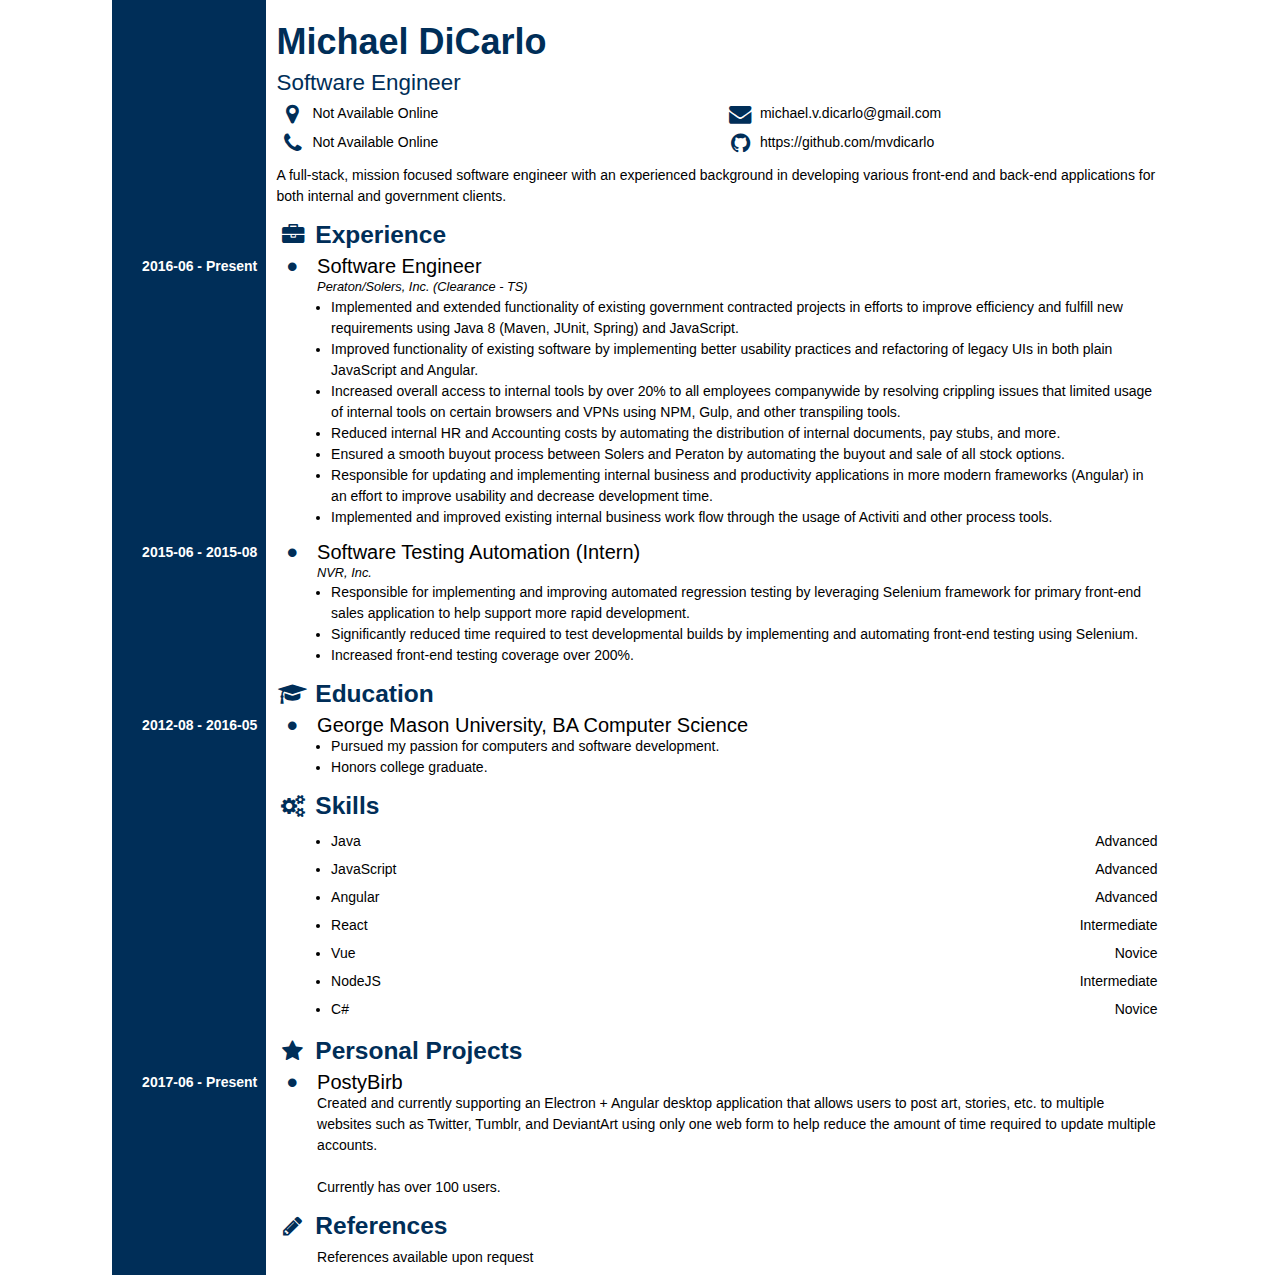
<file: index.html>
<!DOCTYPE html>
<html lang="en">

<head>
  <meta charset="UTF-8">
  <meta name="viewport" content="width=device-width, initial-scale=1.0">
  <meta http-equiv="X-UA-Compatible" content="ie=edge">
  <title>Michael DiCarlo's Resume</title>

  <link href="https://stackpath.bootstrapcdn.com/font-awesome/4.7.0/css/font-awesome.min.css" rel="stylesheet">
  <link rel="stylesheet" href="css/resume.css">
</head>

<body>
  <div class="resume--container">
    <div id="bg">
      <div></div>
      <div></div>
    </div>
    <section class="page-break">
      <div class="side"></div>
      <div class="info">
        <div class="info--header">
          Michael DiCarlo
        </div>
        <div class="primary info--header__subheader">
          Software Engineer
        </div>

        <div class="info--personal">
          <ul>
            <li>
              <div class="icon">
                <i class="fa fa-map-marker"></i>
              </div>
              Not Available Online
            </li>
            <li>
              <div class="icon">
                <i class="fa fa-phone"></i>
              </div>
              Not Available Online
            </li>
            <li>
              <div class="icon">
                <i class="fa fa-envelope"></i>
              </div>
              michael.v.dicarlo@gmail.com
            </li>
            <li>
              <div class="icon">
                <i class="fa fa-github"></i>
              </div>
              https://github.com/mvdicarlo
            </li>
          </ul>
        </div>

      </div>
    </section>

    <div>
      <section>
        <div class="side"></div>
        <div class="info">
          <p>
            A full-stack, mission focused software engineer with an experienced background in developing various front-end and back-end applications for both internal and government clients.
          </p>
        </div>
      </section>

      <section>
        <div class="side"></div>
        <div class="info">
          <div class="info--header__title">
            <div class="icon">
              <i class="fa fa-briefcase"></i>
            </div>
            Experience
          </div>

          <div class="info--experience">
            <div class="row">
              <div class="title--year">
                2016-06 - Present
              </div>
              <div class="title">
                Software Engineer
              </div>
              <p>
                <i>Peraton/Solers, Inc. (Clearance - TS)</i>
              </p>
              <ul>
                <li>
                  <p>
                    Implemented and extended functionality of existing government contracted projects in efforts to improve efficiency and fulfill new requirements using Java 8 (Maven, JUnit, Spring) and JavaScript.
                  </p>
                </li>
                <li>
                  <p>
                    Improved functionality of existing software by implementing better usability practices and refactoring of legacy UIs in both plain JavaScript and Angular.
                  </p>
                </li>
                <li>
                  <p>
                    Increased overall access to internal tools by over 20% to all employees companywide by resolving crippling issues that limited usage of internal tools on certain browsers and VPNs using NPM, Gulp, and other transpiling tools.
                  </p>
                </li>
                <li>
                  <p>
                    Reduced internal HR and Accounting costs by automating the distribution of internal documents, pay stubs, and more.
                  </p>
                </li>
                <li>
                  <p>
                    Ensured a smooth buyout process between Solers and Peraton by automating the buyout and sale of all stock options.
                  </p>
                </li>
                <li>
                  <p>
                    Responsible for updating and implementing internal business and productivity applications in more modern frameworks (Angular) in an effort to improve usability and decrease development time.
                  </p>
                </li>
                <li>
                  <p>
                    Implemented and improved existing internal business work flow through the usage of Activiti and other process tools.
                  </p>
                </li>
              </ul>
            </div>

            <div class="row">
              <div class="title--year">
                2015-06 - 2015-08
              </div>
              <div class="title">
                Software Testing Automation (Intern)
              </div>
              <p>
                <i>NVR, Inc.</i>
              </p>
              <ul>
                <li>
                  <p>
                    Responsible for implementing and improving automated regression testing by leveraging Selenium framework for primary front-end sales application to help support more rapid development. </p>
                </li>
                <li>
                  <p>
                    Significantly reduced time required to test developmental builds by implementing and automating front-end testing using Selenium. </p>
                </li>
                <li>
                  <p>
                    Increased front-end testing coverage over 200%.
                  </p>
                </li>
              </ul>
            </div>
          </div>
        </div>
      </section>

      <section>
        <div class="side"></div>
        <div class="info">
          <div class="info--header__title">
            <div class="icon">
              <i class="fa fa-graduation-cap"></i>
            </div>
            Education
          </div>

          <div class="info--experience">
            <div class="row">
              <div class="title--year">
                2012-08 - 2016-05
              </div>
              <div class="title">
                George Mason University, BA Computer Science
              </div>
              <ul>
                <li>
                  <p>
                    Pursued my passion for computers and software development.
                  </p>
                </li>
                <li>
                  <p>
                    Honors college graduate.
                  </p>
                </li>
              </ul>
            </div>
          </div>
        </div>
      </section>

      <section>
        <div class="side"></div>
        <div class="info">
          <div class="info--header__title">
            <div class="icon">
              <i class="fa fa-gears"></i>
            </div>
            Skills
          </div>

          <div class="info--experience">
            <div class="row">
              <ul class="skill-list">
                <li>
                  <p>
                    Java
                    <span>Advanced</span>
                  </p>
                </li>
                <li>
                  <p>
                    JavaScript
                    <span>Advanced</span>
                  </p>
                </li>
                <li>
                  <p>
                    Angular
                    <span>Advanced</span>
                  </p>
                </li>
                <li>
                  <p>
                    React
                    <span>Intermediate</span>
                  </p>
                </li>
                <li>
                  <p>
                    Vue
                    <span>Novice</span>
                  </p>
                </li>
                <li>
                  <p>
                    NodeJS
                    <span>Intermediate</span>
                  </p>
                </li>
                <li>
                  <p>
                    C#
                    <span>Novice</span>
                  </p>
                </li>
              </ul>
            </div>
          </div>
        </div>
      </section>

      <section>
        <div class="side"></div>
        <div class="info">
          <div class="info--header__title">
            <div class="icon">
              <i class="fa fa-star"></i>
            </div>
            Personal Projects
          </div>

          <div class="info--experience">
            <div class="row">
              <div class="title--year">
                2017-06 - Present
              </div>
              <div class="title">
                PostyBirb
              </div>
              <div>
                <p>
                  Created and currently supporting an Electron + Angular desktop application that allows users to post art, stories, etc. to multiple websites such as Twitter, Tumblr, and DeviantArt using only one web form to help reduce the amount
                  of
                  time required to update multiple accounts.
                  <br>
                  <br>
                  Currently has over 100 users.
                </p>
              </div>
            </div>
          </div>
        </div>
      </section>

      <section>
        <div class="side"></div>
        <div class="info">
          <div class="info--header__title">
            <div class="icon">
              <i class="fa fa-pencil"></i>
            </div>
            References
          </div>

          <div class="info--experience">
            <div class="row">
              References available upon request
            </div>
          </div>
        </div>
      </section>
    </div>
  </div>
</body>

</html>
</file>
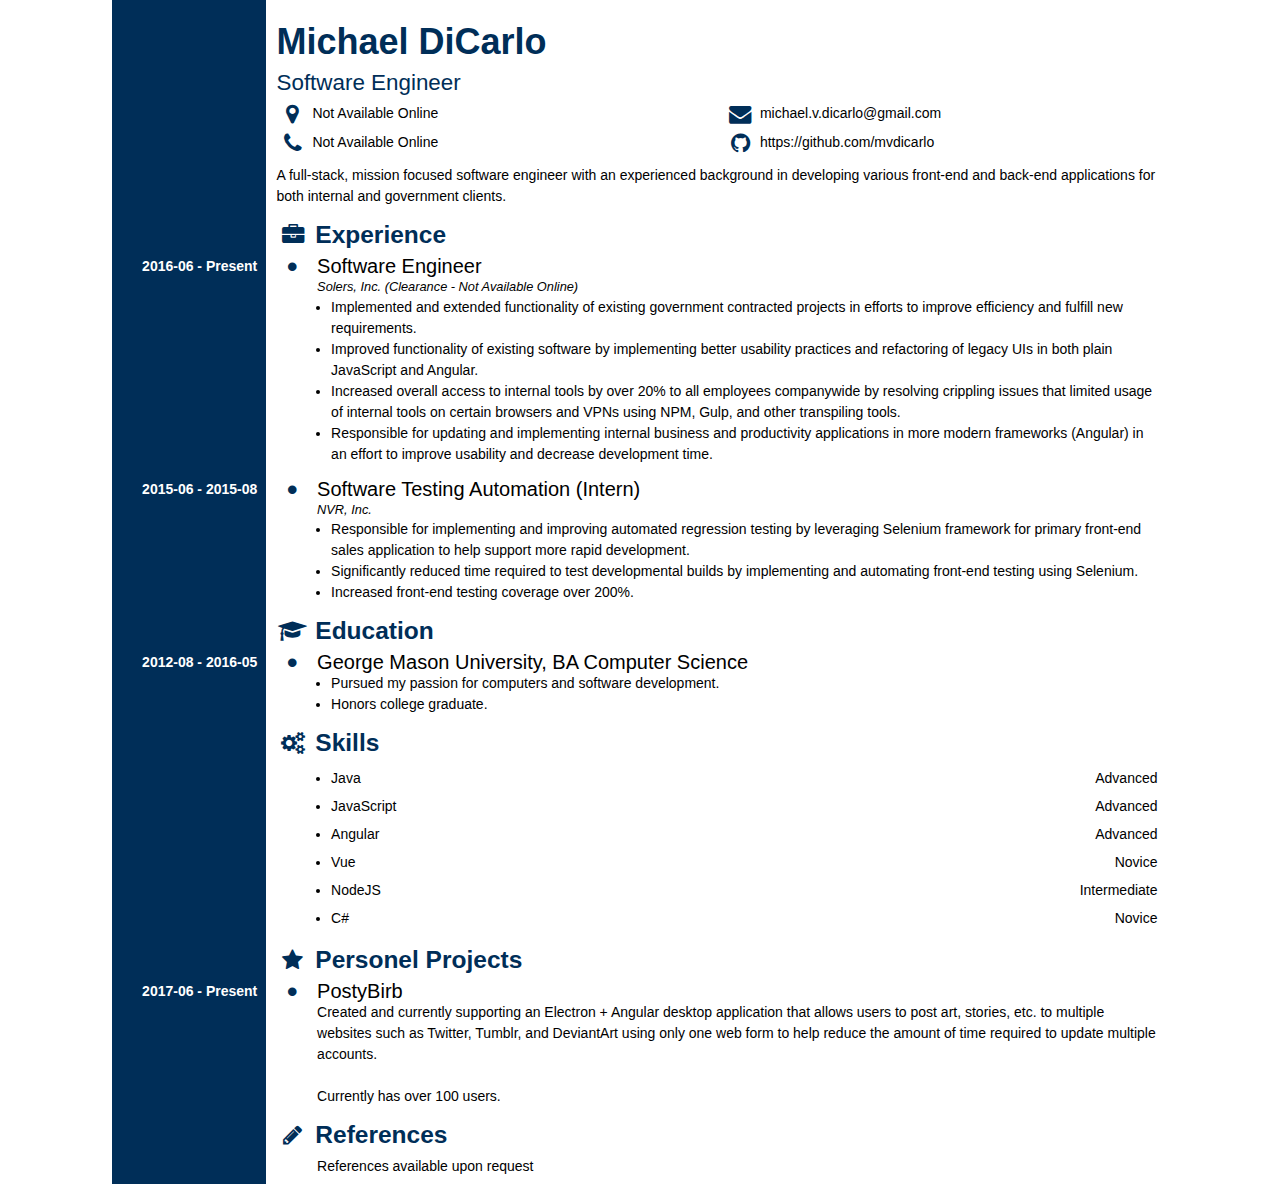
<file: resume/index.html>
<!DOCTYPE html>
<html lang="en">

<head>
  <meta charset="UTF-8">
  <meta name="viewport" content="width=device-width, initial-scale=1.0">
  <meta http-equiv="X-UA-Compatible" content="ie=edge">
  <title>Michael DiCarlo's Resume</title>

  <link href="https://stackpath.bootstrapcdn.com/font-awesome/4.7.0/css/font-awesome.min.css" rel="stylesheet">
  <link rel="stylesheet" href="css/resume.css">
</head>

<body>
  <div class="resume--container">
    <div id="bg">
      <div></div>
      <div></div>
    </div>
    <section class="page-break">
      <div class="side"></div>
      <div class="info">
        <div class="info--header">
          Michael DiCarlo
        </div>
        <div class="primary info--header__subheader">
          Software Engineer
        </div>

        <div class="info--personal">
          <ul>
            <li>
              <div class="icon">
                <i class="fa fa-map-marker"></i>
              </div>
              Not Available Online
            </li>
            <li>
              <div class="icon">
                <i class="fa fa-phone"></i>
              </div>
              Not Available Online
            </li>
            <li>
              <div class="icon">
                <i class="fa fa-envelope"></i>
              </div>
              michael.v.dicarlo@gmail.com
            </li>
            <li>
              <div class="icon">
                <i class="fa fa-github"></i>
              </div>
              https://github.com/mvdicarlo
            </li>
          </ul>
        </div>

      </div>
    </section>

    <div>
      <section>
        <div class="side"></div>
        <div class="info">
          <p>
            A full-stack, mission focused software engineer with an experienced background in developing various front-end and back-end applications for both internal and government clients.
          </p>
        </div>
      </section>

      <section>
        <div class="side"></div>
        <div class="info">
          <div class="info--header__title">
            <div class="icon">
              <i class="fa fa-briefcase"></i>
            </div>
            Experience
          </div>

          <div class="info--experience">
            <div class="row">
              <div class="title--year">
                2016-06 - Present
              </div>
              <div class="title">
                Software Engineer
              </div>
              <p>
                <i>Solers, Inc. (Clearance - Not Available Online)</i>
              </p>
              <ul>
                <li>
                  <p>
                    Implemented and extended functionality of existing government contracted projects in efforts to improve efficiency and fulfill new requirements.
                  </p>
                </li>
                <li>
                  <p>
                    Improved functionality of existing software by implementing better usability practices and refactoring of legacy UIs in both plain JavaScript and Angular.
                  </p>
                </li>
                <li>
                  <p>
                    Increased overall access to internal tools by over 20% to all employees companywide by resolving crippling issues that limited usage of internal tools on certain browsers and VPNs using NPM, Gulp, and other transpiling tools.
                  </p>
                </li>
                <li>
                  <p>
                    Responsible for updating and implementing internal business and productivity applications in more modern frameworks (Angular) in an effort to improve usability and decrease development time.
                  </p>
                </li>
              </ul>
            </div>

            <div class="row">
              <div class="title--year">
                2015-06 - 2015-08
              </div>
              <div class="title">
                Software Testing Automation (Intern)
              </div>
              <p>
                <i>NVR, Inc.</i>
              </p>
              <ul>
                <li>
                  <p>
                    Responsible for implementing and improving automated regression testing by leveraging Selenium framework for primary front-end sales application to help support more rapid development. </p>
                </li>
                <li>
                  <p>
                    Significantly reduced time required to test developmental builds by implementing and automating front-end testing using Selenium. </p>
                </li>
                <li>
                  <p>
                    Increased front-end testing coverage over 200%.
                  </p>
                </li>
              </ul>
            </div>
          </div>
        </div>
      </section>

      <section>
        <div class="side"></div>
        <div class="info">
          <div class="info--header__title">
            <div class="icon">
              <i class="fa fa-graduation-cap"></i>
            </div>
            Education
          </div>

          <div class="info--experience">
            <div class="row">
              <div class="title--year">
                2012-08 - 2016-05
              </div>
              <div class="title">
                George Mason University, BA Computer Science
              </div>
              <ul>
                <li>
                  <p>
                    Pursued my passion for computers and software development.
                  </p>
                </li>
                <li>
                  <p>
                    Honors college graduate.
                  </p>
                </li>
              </ul>
            </div>
          </div>
        </div>
      </section>

      <section>
        <div class="side"></div>
        <div class="info">
          <div class="info--header__title">
            <div class="icon">
              <i class="fa fa-gears"></i>
            </div>
            Skills
          </div>

          <div class="info--experience">
            <div class="row">
              <ul class="skill-list">
                <li>
                  <p>
                    Java
                    <span>Advanced</span>
                  </p>
                </li>
                <li>
                  <p>
                    JavaScript
                    <span>Advanced</span>
                  </p>
                </li>
                <li>
                  <p>
                    Angular
                    <span>Advanced</span>
                  </p>
                </li>
                <li>
                  <p>
                    Vue
                    <span>Novice</span>
                  </p>
                </li>
                <li>
                  <p>
                    NodeJS
                    <span>Intermediate</span>
                  </p>
                </li>
                <li>
                  <p>
                    C#
                    <span>Novice</span>
                  </p>
                </li>
              </ul>
            </div>
          </div>
        </div>
      </section>

      <section>
        <div class="side"></div>
        <div class="info">
          <div class="info--header__title">
            <div class="icon">
              <i class="fa fa-star"></i>
            </div>
            Personel Projects
          </div>

          <div class="info--experience">
            <div class="row">
              <div class="title--year">
                2017-06 - Present
              </div>
              <div class="title">
                PostyBirb
              </div>
              <div>
                <p>
                  Created and currently supporting an Electron + Angular desktop application that allows users to post art, stories, etc. to multiple websites such as Twitter, Tumblr, and DeviantArt using only one web form to help reduce the amount
                  of
                  time required to update multiple accounts.
                  <br>
                  <br>
                  Currently has over 100 users.
                </p>
              </div>
            </div>
          </div>
        </div>
      </section>

      <section>
        <div class="side"></div>
        <div class="info">
          <div class="info--header__title">
            <div class="icon">
              <i class="fa fa-pencil"></i>
            </div>
            References
          </div>

          <div class="info--experience">
            <div class="row">
              References available upon request
            </div>
          </div>
        </div>
      </section>
    </div>
  </div>
</body>

</html>
</file>
<file: css/resume.css>
* {
  padding: 0;
  margin: 0;
  box-sizing: border-box; }

body,
html {
  font-family: 'Helvetica', 'Verdana', sans-serif;
  height: 100%; }

body {
  color: black;
  font-size: 14px; }

p {
  line-height: 1.5em; }

.primary {
  color: #002e58; }

.title {
  font-size: 1.25rem; }

.resume--container {
  position: relative;
  width: 100%;
  margin: auto; }
  @media (min-width: 840px) {
    .resume--container {
      max-width: 11in; } }
  .resume--container #bg {
    display: grid;
    grid-template-columns: 11em 1fr;
    position: absolute;
    height: 100%; }
    .resume--container #bg div:first-child {
      background-color: #002e58; }
  .resume--container > section {
    padding-top: 21px; }
  .resume--container section + section {
    padding-top: 7px; }
  .resume--container section {
    display: grid;
    grid-template-columns: 11em 1fr; }
    .resume--container section .side {
      width: 11em;
      color: #fff;
      text-align: right; }
    .resume--container section .info {
      margin: auto 0.75em;
      position: relative; }
      .resume--container section .info > * {
        margin-bottom: 7px; }
      .resume--container section .info--header {
        font-size: 2.25rem;
        color: #002e58;
        font-weight: 600; }
      .resume--container section .info--header__title {
        font-size: 1.75em;
        font-weight: 600;
        color: #002e58; }
      .resume--container section .info--header__subheader {
        display: block;
        font-size: 1.4rem;
        color: #002e58; }
      .resume--container section .info--personal ul {
        list-style: none; }
        @media (min-width: 840px) {
          .resume--container section .info--personal ul {
            column-count: 2; } }
        @media (min-width: 400px) {
          .resume--container section .info--personal ul {
            column-count: 2; } }
      .resume--container section .info--personal li + li {
        margin-top: 7px; }
      .resume--container section .info--personal .icon {
        vertical-align: sub; }
      .resume--container section .info--experience {
        margin-left: 33.6px; }
        .resume--container section .info--experience .row {
          position: relative;
          line-height: 1.5em;
          padding-left: 7px; }
          .resume--container section .info--experience .row .title:before {
            content: '\2022';
            position: absolute;
            left: -23px;
            font-size: 1.5em;
            color: #002e58;
            font-weight: bold; }
          .resume--container section .info--experience .row .title--year {
            position: absolute;
            left: -12em;
            color: white;
            font-weight: bold; }
          .resume--container section .info--experience .row .title + p {
            font-size: 0.8rem; }
          .resume--container section .info--experience .row ul {
            padding-left: 14px; }
        .resume--container section .info--experience .row + .row {
          margin-top: 14px; }
  .resume--container .fa {
    color: #002e58; }
  .resume--container .icon {
    display: inline-block;
    text-align: center;
    width: 2rem; }
    .resume--container .icon .fa {
      font-size: 1.4rem; }
  .resume--container .skill-list p {
    line-height: 2em; }
    .resume--container .skill-list p span {
      float: right; }
</file>
<file: resume/css/resume.css>
* {
  padding: 0;
  margin: 0;
  box-sizing: border-box; }

body,
html {
  font-family: 'Helvetica', 'Verdana', sans-serif;
  height: 100%; }

body {
  color: black;
  font-size: 14px; }

p {
  line-height: 1.5em; }

.primary {
  color: #002e58; }

.title {
  font-size: 1.25rem; }

.page-break {
  page-break-after: always; }

.resume--container {
  position: relative;
  width: 100%;
  margin: auto; }
  @media (min-width: 840px) {
    .resume--container {
      max-width: 11in; } }
  .resume--container #bg {
    display: grid;
    grid-template-columns: 11em 1fr;
    position: absolute;
    height: 100%; }
    .resume--container #bg div:first-child {
      background-color: #002e58; }
  .resume--container > section {
    padding-top: 21px; }
  .resume--container section + section {
    padding-top: 7px; }
  .resume--container section {
    display: grid;
    grid-template-columns: 11em 1fr; }
    .resume--container section .side {
      width: 11em;
      color: #fff;
      text-align: right; }
    .resume--container section .info {
      margin: auto 0.75em;
      position: relative; }
      .resume--container section .info > * {
        margin-bottom: 7px; }
      .resume--container section .info--header {
        font-size: 2.25rem;
        color: #002e58;
        font-weight: 600; }
      .resume--container section .info--header__title {
        font-size: 1.75em;
        font-weight: 600;
        color: #002e58; }
      .resume--container section .info--header__subheader {
        display: block;
        font-size: 1.4rem;
        color: #002e58; }
      .resume--container section .info--personal ul {
        list-style: none; }
        @media (min-width: 840px) {
          .resume--container section .info--personal ul {
            column-count: 2; } }
      .resume--container section .info--personal li + li {
        margin-top: 7px; }
      .resume--container section .info--personal .icon {
        vertical-align: sub; }
      .resume--container section .info--experience {
        margin-left: 33.6px; }
        .resume--container section .info--experience .row {
          position: relative;
          line-height: 1.5em;
          padding-left: 7px; }
          .resume--container section .info--experience .row .title:before {
            content: '\2022';
            position: absolute;
            left: -23px;
            font-size: 1.5em;
            color: #002e58;
            font-weight: bold; }
          .resume--container section .info--experience .row .title--year {
            position: absolute;
            left: -12em;
            color: white;
            font-weight: bold; }
          .resume--container section .info--experience .row .title + p {
            font-size: 0.8rem; }
          .resume--container section .info--experience .row ul {
            padding-left: 14px; }
        .resume--container section .info--experience .row + .row {
          margin-top: 14px; }
  .resume--container .fa {
    color: #002e58; }
  .resume--container .icon {
    display: inline-block;
    text-align: center;
    width: 2rem; }
    .resume--container .icon .fa {
      font-size: 1.4rem; }
  .resume--container .skill-list p {
    line-height: 2em; }
    .resume--container .skill-list p span {
      float: right; }
</file>
